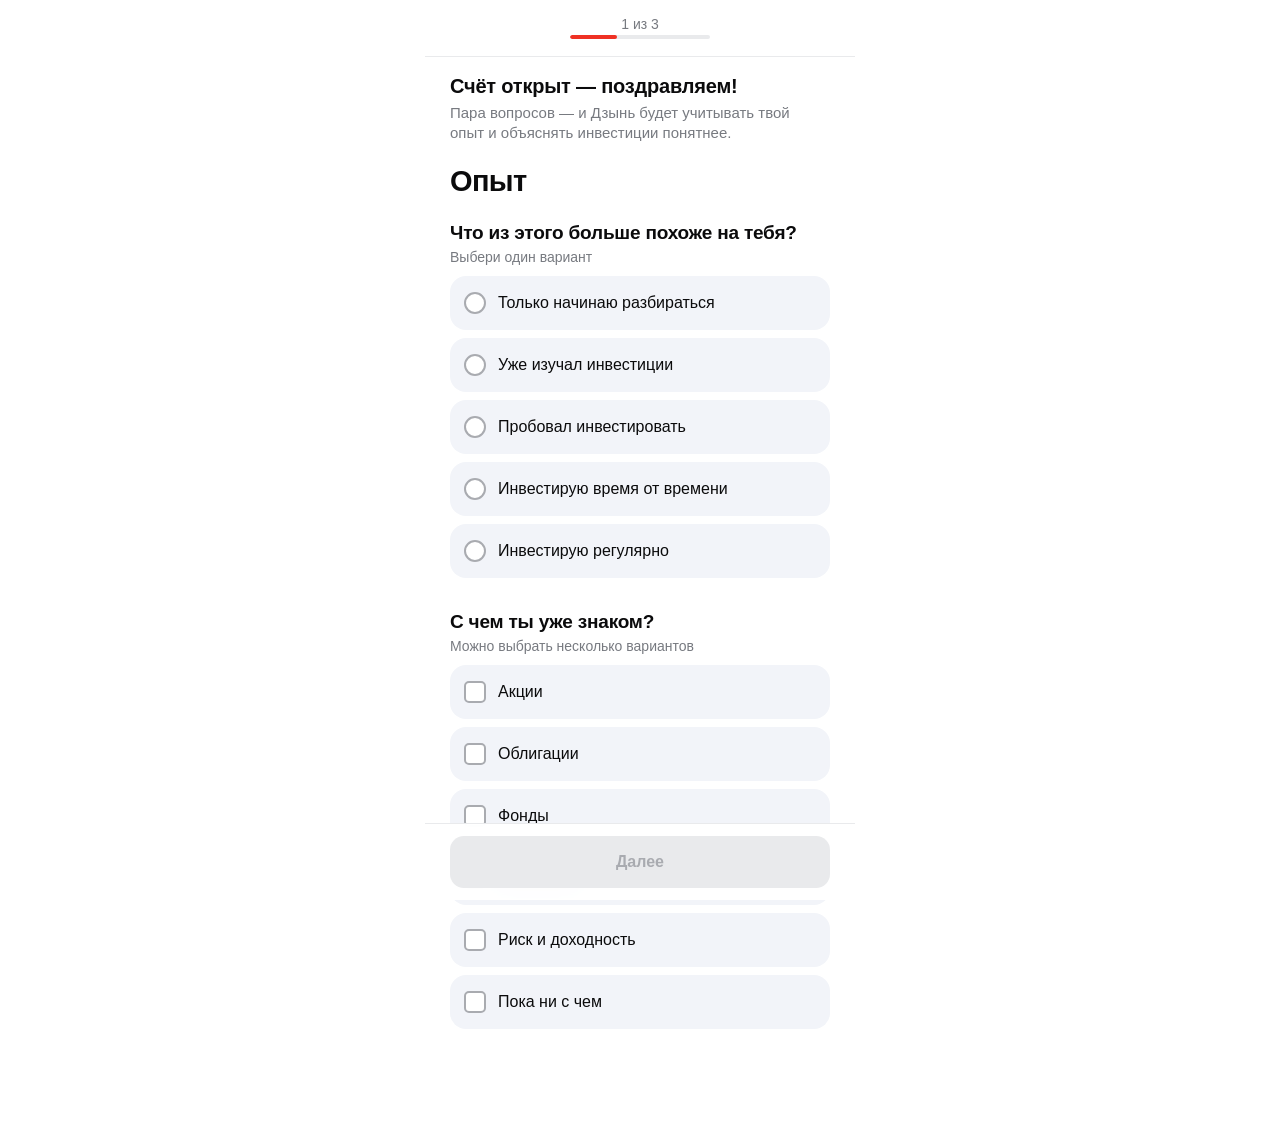
<file: index.html>
<!doctype html>
<html lang="ru">
<head>
  <meta charset="UTF-8">
  <meta name="viewport" content="width=device-width, initial-scale=1, viewport-fit=cover">
  <meta name="theme-color" content="#ffffff">
  <meta name="color-scheme" content="light">
  <style>html,body{margin:0;background:#fff;color-scheme:light}</style>
  <title>Альфа Инвестиции — Главный экран</title>
  <script src="scripts/navigation.js" data-route="home"></script>
  <link rel="icon" href="data:,">
  <link rel="stylesheet" href="styles/base.css">
  <link rel="prefetch" href="dzyn.html">
  <link rel="prefetch" href="mascot.html">
</head>
<body>
  <div class="app">
    <!-- Sticky product header; the operating system owns the status bar -->
    <div class="app__chrome">
      <header class="account-header">
        <div class="account-button account-button--static">
          <span class="brand-mark" aria-hidden="true">
            <svg viewBox="0 0 28 28">
              <path d="M7.2 20.2 19.7 7.7M11.5 7.7h8.2v8.2"/>
            </svg>
          </span>
          <span class="account-button__name">Руслан</span>
        </div>
        <button class="icon-button" type="button" aria-label="Уведомления">
          <svg viewBox="0 0 28 28"><path d="M7.7 11.7a6.3 6.3 0 0 1 12.6 0c0 5.2 2.4 6.2 2.4 6.2H5.3s2.4-1 2.4-6.2Z"/><path d="M11.2 21.3a3.1 3.1 0 0 0 5.6 0"/></svg>
          <span class="notification-dot"></span>
        </button>
      </header>
    </div>

    <main class="app__content page-content" aria-label="Главный экран Альфа Инвестиций">
      <!-- Search -->
      <label class="search">
        <svg viewBox="0 0 24 24" aria-hidden="true"><circle cx="10.7" cy="10.7" r="7.4"/><path d="m16.2 16.2 4.5 4.5"/></svg>
        <input type="search" placeholder="Название, тикер, ISIN" aria-label="Поиск инструмента">
      </label>

      <!-- Portfolio -->
      <section class="portfolio-card surface-card">
        <div>
          <p class="eyebrow">Баланс портфеля</p>
          <p class="portfolio-card__value">0 ₽</p>
          <p class="portfolio-card__delta">+0 ₽ (+0 %) за всё время</p>
        </div>
        <span class="chevron" aria-hidden="true"></span>
      </section>

      <!-- Native onboarding card with Dzyn -->
      <section class="dzyn-intro-card" aria-labelledby="dzyn-intro-title">
        <div class="dzyn-intro-card__copy">
          <h2 id="dzyn-intro-title">Дзынь поможет освоиться</h2>
          <p>Задавай вопросы, выполняй задание и открывай новые вещи для него.</p>
        </div>
        <img class="dzyn-intro-card__mascot" src="assets/mascot-base.png" alt="" aria-hidden="true">
        <div class="dzyn-intro-card__actions">
          <a class="primary-button primary-button--compact" href="dzyn.html">Задать вопрос</a>
          <a class="secondary-button secondary-button--compact" href="mascot.html">Выполнить задание</a>
        </div>
      </section>

      <article class="digital-card surface-card">
        <div>
          <h2>Цифровые<br>финансовые активы</h2>
          <p>Инвестиции на блокчейне</p>
        </div>
        <svg class="digital-art" viewBox="0 0 100 100" role="img" aria-label="Цифровой актив с отметкой">
          <defs>
            <linearGradient id="digital-fill" x1="0" y1="0" x2="1" y2="1"><stop stop-color="#d267ff"/><stop offset=".55" stop-color="#893bf1"/><stop offset="1" stop-color="#4b13be"/></linearGradient>
            <linearGradient id="cube-fill" x1="0" y1="0" x2="1" y2="1"><stop stop-color="#fff"/><stop offset="1" stop-color="#b4a5e7"/></linearGradient>
          </defs>
          <ellipse cx="51" cy="53" rx="45" ry="23" fill="none" stroke="#7d7e8d" stroke-width="2" transform="rotate(13 51 53)"/>
          <rect x="25" y="10" width="54" height="76" rx="14" fill="url(#digital-fill)"/>
          <path d="m38 47 12 12 21-27" fill="none" stroke="#00e761" stroke-width="10" stroke-linecap="square" stroke-linejoin="miter"/>
          <path d="m71 67 17-6 10 10-3 18-18 5-10-10Z" fill="url(#cube-fill)"/>
          <path d="m71 67 7 11 20-7M78 78l-1 16" fill="none" stroke="#d6cff3" stroke-width="1.5"/>
        </svg>
      </article>

      <!-- Popular instruments -->
      <section class="home-section">
        <h2 class="section-title">Популярно сегодня</h2>
        <div class="horizontal-list" aria-label="Популярные инструменты">
          <article class="stock-card">
            <svg class="stock-logo" viewBox="0 0 48 48" role="img" aria-label="Сбербанк">
              <defs><linearGradient id="sber-fill" x1="0" y1="0" x2="1" y2="1"><stop stop-color="#52bfe9"/><stop offset="1" stop-color="#a5df54"/></linearGradient></defs>
              <rect width="48" height="48" rx="15" fill="url(#sber-fill)"/>
              <path d="M36 14a16 16 0 0 0-24 1M9 19a16 16 0 0 0 27 15" fill="none" stroke="#fff" stroke-width="3" stroke-linecap="round" opacity=".95"/>
              <path d="m16 24 6 6 12-13" fill="none" stroke="#fff" stroke-width="3" stroke-linecap="round" stroke-linejoin="round"/>
            </svg>
            <h3>Сбербанк</h3>
            <p>281,6 ₽</p>
            <strong>+0%</strong>
          </article>
          <article class="stock-card">
            <svg class="stock-logo" viewBox="0 0 48 48" role="img" aria-label="Газпром">
              <rect width="48" height="48" rx="15" fill="#2f7fc2"/>
              <path d="M25 8c4 8-1 10 1 16 2-3 5-4 5-8 5 6 6 12 2 17-3 4-8 6-13 4-6-2-9-9-5-15 2-3 5-5 7-8 1-2 2-4 3-6Z" fill="#fff"/>
              <path d="M22 24h10v14H18V27h4v8h7v-8h-7Z" fill="#2f7fc2"/>
            </svg>
            <h3>Газпром</h3>
            <p>165,31 ₽</p>
            <strong>+0%</strong>
          </article>
          <article class="stock-card">
            <svg class="stock-logo" viewBox="0 0 48 48" role="img" aria-label="ГМК НорНикель">
              <rect width="48" height="48" rx="15" fill="#2855a2"/>
              <path d="M11 31V17l13 14V17M37 17v14L24 17v14" fill="none" stroke="#fff" stroke-width="2.4" stroke-linecap="round" stroke-linejoin="round"/>
              <circle cx="24" cy="24" r="15" fill="none" stroke="#fff" stroke-width="1.7" opacity=".9"/>
            </svg>
            <h3>ГМКНорНи</h3>
            <p>17 168 ₽</p>
            <strong>+0%</strong>
          </article>
        </div>
      </section>

      <!-- Investor calendar -->
      <section class="home-section calendar-section">
        <h2 class="section-title">Календарь инвестора</h2>
        <article class="calendar-card surface-card">
          <h3>Ближайшие события<br>компаний</h3>
          <svg class="calendar-art" viewBox="0 0 140 112" role="img" aria-label="Календарь и проценты">
            <defs>
              <linearGradient id="day-blue" x1="0" y1="0" x2="1" y2="1"><stop stop-color="#e6f5f6"/><stop offset="1" stop-color="#89b7c7"/></linearGradient>
              <linearGradient id="day-red" x1="0" y1="0" x2="1" y2="1"><stop stop-color="#ef6559"/><stop offset="1" stop-color="#bd302c"/></linearGradient>
              <linearGradient id="day-purple" x1="0" y1="0" x2="1" y2="1"><stop stop-color="#b483ff"/><stop offset="1" stop-color="#6232be"/></linearGradient>
            </defs>
            <text x="75" y="72" fill="#d93226" font-size="72" font-weight="700" font-family="-apple-system, BlinkMacSystemFont, sans-serif">%</text>
            <rect x="18" y="12" width="60" height="58" rx="8" fill="url(#day-blue)"/>
            <text x="30" y="38" fill="#111" font-size="17" font-weight="700" font-family="-apple-system, BlinkMacSystemFont, sans-serif">ВС</text>
            <rect x="68" y="65" width="66" height="47" rx="7" fill="url(#day-red)"/>
            <text x="82" y="94" fill="#6f1716" font-size="17" font-weight="700" font-family="-apple-system, BlinkMacSystemFont, sans-serif">ПН</text>
            <rect x="34" y="68" width="22" height="46" rx="4" fill="url(#day-purple)"/>
            <path d="M48 69v43" stroke="#381d65" stroke-width="2" opacity=".45"/>
          </svg>
        </article>
      </section>

      <!-- Placements -->
      <section class="home-section placements-section">
        <div class="section-heading">
          <h2 class="section-title">Размещения</h2>
          <span class="chevron"></span>
        </div>
        <div class="horizontal-list placements-list">
          <article class="placement-card placement-card--blue">
            <h3>Anabar.AI Pre-IPO</h3>
            <p>Pre-IPO, RUB</p>
            <small>Участие от<br>6250 ₽</small>
            <span class="placement-logo">A</span>
          </article>
          <article class="placement-card placement-card--slate">
            <h3>Южуралзолото</h3>
            <p>IPO, RUB</p>
            <small>Участие от<br>6000 ₽</small>
            <span class="placement-logo placement-logo--gold">▲</span>
          </article>
          <article class="placement-card placement-card--navy">
            <h3>ЕвроТранс</h3>
            <p>IPO, RUB</p>
            <small>Участие от<br>250 ₽</small>
            <span class="placement-logo">E</span>
          </article>
        </div>
      </section>

      <!-- Currency exchange -->
      <section class="home-section currency-section">
        <div class="section-heading">
          <h2 class="section-title">Обмен валюты</h2>
          <span class="chevron"></span>
        </div>
        <div class="currency-grid surface-card">
          <div><b>$</b><span>Доллар</span><strong>92,41 ₽</strong></div>
          <div><b>€</b><span>Евро</span><strong>100,12 ₽</strong></div>
        </div>
      </section>
    </main>

    <!-- Bottom tab bar -->
    <nav class="tab-bar" aria-label="Основная навигация">
      <span class="tab-bar__item is-active" aria-current="page">
        <svg class="nav-icon nav-icon--tile" viewBox="0 0 32 32" aria-hidden="true">
          <rect x="3" y="3" width="26" height="26" rx="1.5" fill="currentColor"/>
          <path d="M7 22.5 13.2 15l4.1 4 7.8-9.3M20.7 9.7h4.4v4.4" fill="none" stroke="#fff" stroke-width="2.4" stroke-linecap="square" stroke-linejoin="miter"/>
        </svg>
        <span>Главный</span>
      </span>
      <span class="tab-bar__item" aria-disabled="true">
        <svg class="nav-icon" viewBox="0 0 32 32" aria-hidden="true">
          <path d="M10 8.2V6.5c0-1.1.9-2 2-2h8c1.1 0 2 .9 2 2v1.7h3.2c1 0 1.8.8 1.8 1.8v15.2c0 1-.8 1.8-1.8 1.8H6.8c-1 0-1.8-.8-1.8-1.8V10c0-1 .8-1.8 1.8-1.8H10Zm3 0h6v-1h-6v1Zm1.2 8.1v2.1h3.6v-2.1h-3.6Z" fill="currentColor"/>
        </svg>
        <span>Портфель</span>
      </span>
      <span class="tab-bar__item" aria-disabled="true">
        <svg class="nav-icon nav-icon--tile" viewBox="0 0 32 32" aria-hidden="true">
          <rect x="3" y="3" width="26" height="26" rx="1.5" fill="currentColor"/>
          <path d="M7 22.5 13.2 15l4.1 4 7.8-9.3M20.7 9.7h4.4v4.4" fill="none" stroke="#fff" stroke-width="2.4" stroke-linecap="square" stroke-linejoin="miter"/>
        </svg>
        <span>Рынки</span>
      </span>
      <span class="tab-bar__item" aria-disabled="true">
        <svg class="nav-icon" viewBox="0 0 32 32" aria-hidden="true">
          <path d="M6.2 5h19.6C27 5 28 6 28 7.2v14.2c0 1.2-1 2.2-2.2 2.2H14l-7.7 4.2v-4.2h-.1C5 23.6 4 22.6 4 21.4V7.2C4 6 5 5 6.2 5Z" fill="currentColor"/>
          <path d="M9.2 11.3h13.6M9.2 15.4h10.2" fill="none" stroke="#fff" stroke-width="2" stroke-linecap="round"/>
        </svg>
        <span>Поддержка</span>
      </span>
      <span class="tab-bar__item" aria-disabled="true">
        <svg class="nav-icon" viewBox="0 0 32 32" aria-hidden="true">
          <circle cx="16" cy="10" r="6" fill="currentColor"/>
          <path d="M5 28c.6-6.2 4.8-9.7 11-9.7S26.4 21.8 27 28H5Z" fill="currentColor"/>
        </svg>
        <span>Ещё</span>
        <b class="badge">1</b>
      </span>
    </nav>
  </div>
</body>
</html>
</file>
<file: styles/base.css>
:root {
  /* Color tokens */
  --color-bg: #ffffff;
  --color-surface: #f2f4f9;
  --color-surface-warm: #ededed;
  --color-text: #0b0b0c;
  --color-muted: #777a80;
  --color-subtle: #a9abb0;
  --color-divider: #e9eaec;
  --color-brand: #ef3124;
  --color-positive: #49a679;

  /* Spacing tokens: 4px base */
  --space-1: 4px;
  --space-2: 8px;
  --space-3: 12px;
  --space-4: 16px;
  --space-5: 20px;
  --space-6: 24px;
  --space-8: 32px;
  --page-padding: clamp(18px, 5.71vw, 25px);
  --screen-gutter: var(--page-padding);
  --section-gap: 18px;

  /* Radius tokens */
  --radius-sm: 12px;
  --radius-md: 16px;
  --radius-lg: 20px;
  --radius-round: 999px;

  /* Type tokens */
  --font-caption: 12px;
  --font-body: 15px;
  --font-card: 17px;
  --font-title: 24px;
  --font-display: 30px;

  --nav-safe-area: env(safe-area-inset-bottom, 0px);
  --tab-height: calc(49px + var(--nav-safe-area));
}

html.page-transition-pending body {
  opacity: 0;
}

html.page-transition-pending.page-transition-ready body {
  opacity: 1;
  transition: opacity 160ms ease-out;
}

html.page-transition-pending.page-transition-leaving body {
  opacity: 0;
  transition-duration: 100ms;
  transition-timing-function: ease-in;
}

@media (prefers-reduced-motion: reduce) {
  html.page-transition-pending.page-transition-ready body,
  html.page-transition-pending.page-transition-leaving body {
    transition: none;
  }
}

* { box-sizing: border-box; }

html { background: var(--color-bg); }

html,
body {
  scrollbar-width: none;
}

html::-webkit-scrollbar,
body::-webkit-scrollbar {
  display: none;
}

body {
  margin: 0;
  min-width: 320px;
  min-height: 100vh;
  color: var(--color-text);
  background: var(--color-bg);
  font-family: -apple-system, BlinkMacSystemFont, "SF Pro Text", "SF Pro Display", sans-serif;
  -webkit-font-smoothing: antialiased;
}

button, input, textarea { font: inherit; }
button, a { -webkit-tap-highlight-color: transparent; }

.app {
  position: relative;
  width: 100%;
  max-width: 430px;
  min-height: 100svh;
  margin: 0 auto;
  overflow: clip;
  background: var(--color-bg);
}

.app__chrome {
  position: sticky;
  top: 0;
  z-index: 100;
  padding-top: env(safe-area-inset-top, 0px);
  background: rgb(255 255 255 / 96%);
  backdrop-filter: saturate(160%) blur(14px);
  box-shadow: 0 1px 0 var(--color-divider);
}

.account-header {
  display: flex;
  align-items: flex-end;
  justify-content: space-between;
  height: 46px;
  padding: 0 calc(var(--screen-gutter) + 7px) 2px;
}

.account-button, .icon-button {
  border: 0;
  color: inherit;
  background: transparent;
  cursor: pointer;
}

.account-button { display: flex; align-items: center; gap: 7px; padding: 0; text-decoration: none; }
.account-button--static { cursor: default; }
.brand-mark {
  display: grid;
  place-items: center;
  width: 23px;
  height: 23px;
  border-radius: 50%;
  color: #fff;
  background: linear-gradient(145deg, #f34c2e, #df2b20);
}
.brand-mark svg { width: 19px; height: 19px; fill: none; stroke: #fff; stroke-width: 3.1; stroke-linecap: square; stroke-linejoin: miter; }
.account-button__name { font-size: 16px; font-weight: 400; }

.icon-button { position: relative; display: grid; place-items: center; width: 24px; height: 24px; padding: 0; }
.icon-button svg { width: 22px; fill: #0b0b0c; stroke: #0b0b0c; stroke-width: 1.7; }
.notification-dot { display: none; position: absolute; top: 2px; right: 1px; width: 8px; height: 8px; border-radius: 50%; background: var(--color-brand); }

.chevron {
  display: inline-block;
  flex: 0 0 auto;
  width: 10px;
  height: 10px;
  border-top: 2px solid var(--color-subtle);
  border-right: 2px solid var(--color-subtle);
  transform: rotate(45deg);
}
.chevron--small { width: 8px; height: 8px; }

.app__content {
  padding: 0 var(--screen-gutter) calc(var(--tab-height) + var(--space-8));
}

.search {
  display: flex;
  align-items: center;
  gap: 4px;
  height: 44px;
  margin: 9px 0 15px;
  padding: 0 13px 0 3px;
  border-radius: var(--radius-sm);
  background: var(--color-surface-warm);
}
.search svg { flex: 0 0 19px; width: 19px; fill: none; stroke: #7c7e82; stroke-width: 1.8; stroke-linecap: round; }
.search input { min-width: 0; width: 100%; border: 0; outline: 0; color: var(--color-text); background: transparent; font-size: 16px; font-weight: 400; }
.search input::placeholder { color: #888a8f; opacity: 1; }

.surface-card { border-radius: var(--radius-lg); background: var(--color-surface); }

.portfolio-card {
  display: flex;
  align-items: center;
  justify-content: space-between;
  min-height: 94px;
  margin-bottom: 20px;
  padding: 10px 20px;
}
.eyebrow { margin: 0 0 3px; font-size: 14px; font-weight: 400; }
.portfolio-card__value { margin: 0; font-size: 20px; font-weight: 500; line-height: 1.12; letter-spacing: -.25px; }
.portfolio-card__delta { margin: 3px 0 0; color: var(--color-muted); font-size: 13.5px; font-weight: 400; }

.dzyn-intro-card {
  position: relative;
  display: grid;
  grid-template-rows: minmax(132px, 1fr) auto;
  width: 100%;
  min-height: 224px;
  margin-bottom: 32px;
  overflow: hidden;
  padding: 18px 16px 16px;
  border-radius: var(--radius-lg);
  background: var(--color-surface);
}

.dzyn-intro-card__copy {
  position: relative;
  z-index: 2;
  width: min(62%, 210px);
}

.dzyn-intro-card__copy h2 {
  margin: 0 0 var(--space-2);
  font-size: 20px;
  font-weight: 600;
  line-height: 1.15;
  letter-spacing: -.25px;
}

.dzyn-intro-card__copy p {
  margin: 0;
  color: var(--color-muted);
  font-size: 14px;
  line-height: 1.32;
}

.dzyn-intro-card__mascot {
  position: absolute;
  z-index: 1;
  top: 4px;
  right: 10px;
  display: block;
  width: clamp(118px, 32vw, 132px);
  aspect-ratio: 1;
  object-fit: contain;
}

.dzyn-intro-card__actions {
  position: relative;
  z-index: 2;
  display: grid;
  grid-template-columns: repeat(2, minmax(0, 1fr));
  gap: var(--space-2);
}

.primary-button,
.secondary-button {
  display: grid;
  place-items: center;
  width: 100%;
  min-height: 48px;
  padding: 10px var(--space-5);
  border: 0;
  border-radius: 14px;
  font-size: 16px;
  font-weight: 600;
  line-height: 1.2;
  text-align: center;
  text-decoration: none;
  cursor: pointer;
}

.primary-button {
  color: #fff;
  background: var(--color-brand);
}

.secondary-button {
  color: var(--color-text);
  background: #fff;
}

.primary-button--compact,
.secondary-button--compact {
  min-height: 44px;
  padding: 8px 6px;
  border-radius: var(--radius-sm);
  font-size: clamp(12.5px, 3.46vw, 13.5px);
  white-space: nowrap;
}

.primary-button:active { filter: brightness(.9); }
.secondary-button:active { background: var(--color-divider); }

.digital-card {
  position: relative;
  display: flex;
  justify-content: space-between;
  height: 126px;
  margin-bottom: 44px;
  overflow: hidden;
  padding: 14px 16px;
}
.digital-card h2 { margin: 0; font-size: 18px; font-weight: 600; line-height: 1.18; letter-spacing: -.2px; }
.digital-card p { position: absolute; bottom: 17px; left: 16px; margin: 0; font-size: 14px; font-weight: 400; }
.digital-art { position: absolute; right: 27px; top: 11px; width: 91px; height: 96px; overflow: visible; }

.home-section { margin: 0 calc(var(--screen-gutter) * -1) 38px; }
.section-title { margin: 0 var(--screen-gutter) 18px; font-size: clamp(24px, 6.67vw, 26px); line-height: 1.12; letter-spacing: -.65px; }
.horizontal-list { display: flex; gap: 8px; overflow-x: auto; padding: 0 var(--screen-gutter) 4px; scrollbar-width: none; scroll-snap-type: x proximity; }
.horizontal-list::-webkit-scrollbar { display: none; }

.stock-card {
  flex: 0 0 103px;
  height: 135px;
  padding: 15px 7px 10px;
  border-radius: var(--radius-lg);
  text-align: center;
  background: #f1f5f5;
  scroll-snap-align: start;
}
.stock-logo { display: block; width: 47px; height: 47px; margin: 0 auto 8px; overflow: visible; }
.stock-card h3 { overflow: hidden; margin: 0 0 5px; font-size: 14px; font-weight: 500; white-space: nowrap; text-overflow: clip; }
.stock-card p { margin: 0 0 5px; color: var(--color-muted); font-size: 14px; }
.stock-card strong { color: var(--color-positive); font-size: 14px; font-weight: 600; }

.calendar-section { margin-bottom: 28px; }
.calendar-card { position: relative; height: 108px; margin: 0 var(--screen-gutter); overflow: hidden; padding: 36px 16px 14px; }
.calendar-card h3 { position: relative; z-index: 1; margin: 0; font-size: clamp(17px, 4.87vw, 19px); line-height: 1.2; }
.calendar-art { position: absolute; right: 1px; bottom: -8px; width: clamp(112px, 33.85vw, 132px); height: auto; overflow: visible; }

.section-heading { display: flex; align-items: center; justify-content: space-between; padding-right: 25px; }
.section-heading .section-title { margin-bottom: 19px; font-weight: 500; }
.placements-section { margin-right: 0; margin-bottom: 36px; margin-left: 0; }
.placements-section .section-heading { padding-right: 7px; }
.placements-section .section-title { margin-left: 0; }
.placements-list { gap: 8px; padding-right: 0; padding-left: 0; scroll-padding-left: 0; scroll-snap-type: none; }
.placement-card {
  position: relative;
  flex: 0 0 151px;
  height: 137px;
  overflow: hidden;
  padding: 16px;
  border-radius: var(--radius-lg);
  color: #fff;
  scroll-snap-align: none;
}
.placement-card--blue { background: #7895d1; }
.placement-card--slate { background: #56698f; }
.placement-card--navy { background: #23284f; }
.placement-card h3 { margin: 0 0 2px; font-size: 18px; line-height: 1.05; font-weight: 500; }
.placement-card p { margin: 0; font-size: 16px; }
.placement-card small { position: absolute; bottom: 15px; left: 16px; font-size: 14px; line-height: 1.25; }
.placement-logo { position: absolute; right: 15px; bottom: 15px; display: grid; place-items: center; width: 38px; height: 38px; border-radius: 50%; background: #2158f4; font-size: 25px; }
.placement-logo--gold { color: #f3d45d; background: #18254a; font-size: 18px; }

.currency-section { margin-bottom: 20px; }
.currency-grid { display: grid; grid-template-columns: 1fr 1fr; gap: 1px; margin: 0 var(--screen-gutter); overflow: hidden; background: var(--color-divider); }
.currency-grid div { display: grid; grid-template-columns: auto 1fr; gap: 3px 9px; padding: 14px; background: var(--color-surface); }
.currency-grid b { grid-row: 1 / span 2; align-self: center; display: grid; place-items: center; width: 32px; height: 32px; border-radius: 50%; color: #fff; background: #2c864e; }
.currency-grid span { color: var(--color-muted); font-size: 12px; }
.currency-grid strong { font-size: 14px; }

.tab-bar {
  position: fixed;
  z-index: 1000;
  right: 0;
  bottom: 0;
  left: 0;
  display: grid;
  grid-template-columns: repeat(5, minmax(0, 1fr));
  width: 100%;
  max-width: 430px;
  height: var(--tab-height);
  margin-inline: auto;
  padding: 5px 5px 0;
  padding-bottom: var(--nav-safe-area);
  border-top: 1px solid var(--color-divider);
  background: #fff;
}
.tab-bar__item { position: relative; display: flex; flex-direction: column; align-items: center; gap: 1px; min-width: 0; color: #96989c; font-size: clamp(9px, 2.56vw, 10px); line-height: 11px; text-decoration: none; }
.nav-icon { display: block; flex: 0 0 29px; width: 29px; height: 29px; }
.tab-bar__item.is-active { color: #dc3329; }
.badge { position: absolute; top: -4px; right: 10px; display: grid; place-items: center; min-width: 18px; height: 18px; padding: 0 5px; border: 2px solid #fff; border-radius: var(--radius-round); color: #fff; background: var(--color-brand); font-size: 10px; font-weight: 500; line-height: 1; }
@media (max-width: 350px) {
  .section-title { font-size: 24px; }
}
</file>
<file: styles/dzyn.css>
.dzyn-page {
  overflow: hidden;
  overscroll-behavior: none;
}

.dzyn-app {
  --dzyn-viewport-height: 100dvh;
  display: flex;
  height: var(--dzyn-viewport-height);
  min-height: 0;
  flex-direction: column;
  overflow: hidden;
}

.dzyn-header {
  z-index: 20;
  display: grid;
  flex: 0 0 auto;
  grid-template-columns: 44px minmax(0, 1fr) 44px;
  align-items: center;
  min-height: calc(62px + env(safe-area-inset-top, 0px));
  padding: env(safe-area-inset-top, 0px) var(--screen-gutter) 0;
  border-bottom: 1px solid var(--color-divider);
  background: rgb(255 255 255 / 96%);
  backdrop-filter: saturate(160%) blur(14px);
}

.dzyn-header__spacer {
  width: 44px;
  height: 44px;
}

.dzyn-back {
  display: grid;
  place-items: center;
  width: 40px;
  height: 40px;
  border-radius: var(--radius-round);
  color: var(--color-text);
  text-decoration: none;
}

.dzyn-back:active {
  background: var(--color-surface);
}

.dzyn-back svg {
  width: 22px;
  height: 22px;
  fill: none;
  stroke: currentColor;
  stroke-width: 2;
  stroke-linecap: round;
  stroke-linejoin: round;
}

.dzyn-identity {
  display: flex;
  min-width: 0;
  align-items: center;
  gap: 10px;
}

.dzyn-identity h1,
.dzyn-identity p {
  overflow: hidden;
  margin: 0;
  white-space: nowrap;
  text-overflow: ellipsis;
}

.dzyn-identity h1 {
  font-size: 17px;
  font-weight: 600;
  line-height: 1.15;
}

.dzyn-identity p {
  margin-top: 2px;
  color: var(--color-muted);
  font-size: 12px;
  line-height: 1.15;
}

.dzyn-avatar {
  display: block;
  flex: 0 0 auto;
  object-fit: contain;
}

.dzyn-avatar--header {
  width: 38px;
  height: 38px;
}

.dzyn-thread {
  flex: 1 1 auto;
  min-height: 0;
  overflow-x: hidden;
  overflow-y: auto;
  padding: var(--space-5) var(--screen-gutter) var(--space-6);
  scroll-behavior: smooth;
  overscroll-behavior-y: contain;
}

.welcome-state {
  display: grid;
  justify-items: start;
  padding-top: clamp(6px, 4vh, 30px);
}

.welcome-state__mascot {
  width: 96px;
  height: 96px;
  margin: 0 0 var(--space-4) -5px;
}

.welcome-state h2 {
  margin: 0 0 var(--space-3);
  font-size: clamp(26px, 7.2vw, 30px);
  line-height: 1.08;
  letter-spacing: -.65px;
}

.welcome-state > p {
  max-width: 355px;
  margin: 0 0 var(--space-8);
  color: var(--color-muted);
  font-size: 16px;
  line-height: 1.42;
}

.suggested-questions {
  box-sizing: border-box;
  width: 100%;
  max-width: 100%;
  min-width: 0;
}

.suggested-questions h3 {
  margin: 0 0 var(--space-3);
  font-size: 19px;
  line-height: 1.25;
}

.suggested-questions__list {
  display: grid;
  width: 100%;
  min-width: 0;
  gap: var(--space-2);
}

.suggestion-button {
  display: grid;
  box-sizing: border-box;
  grid-template-columns: minmax(0, 1fr) 18px;
  align-items: center;
  gap: var(--space-3);
  width: 100%;
  max-width: 100%;
  min-width: 0;
  min-height: 52px;
  padding: 12px 14px 12px 16px;
  border: 0;
  border-radius: var(--radius-md);
  color: var(--color-text);
  text-align: left;
  white-space: normal;
  overflow-wrap: anywhere;
  background: var(--color-surface);
  cursor: pointer;
}

.suggestion-button:active {
  background: var(--color-divider);
}

.suggestion-button span:first-child {
  font-size: 15px;
  line-height: 1.32;
}

.suggestion-button svg {
  width: 18px;
  height: 18px;
  fill: none;
  stroke: var(--color-muted);
  stroke-width: 1.8;
  stroke-linecap: round;
  stroke-linejoin: round;
}

.message {
  margin-bottom: var(--space-6);
}

.message--user {
  display: flex;
  justify-content: flex-end;
}

.message--user p {
  max-width: 82%;
  margin: 0;
  padding: 11px 14px;
  border-radius: var(--radius-md);
  background: var(--color-surface);
  font-size: 16px;
  line-height: 1.38;
  white-space: pre-wrap;
  overflow-wrap: anywhere;
}

.assistant-heading {
  display: flex;
  align-items: center;
  gap: var(--space-2);
  margin-bottom: var(--space-3);
}

.assistant-heading .dzyn-avatar {
  width: 30px;
  height: 30px;
}

.assistant-heading strong {
  font-size: 15px;
  font-weight: 600;
}

.assistant-copy {
  font-size: 16px;
  line-height: 1.48;
}

.assistant-copy p,
.assistant-copy ul,
.assistant-copy h3 {
  margin: 0 0 var(--space-3);
}

.assistant-copy p:last-child,
.assistant-copy ul:last-child {
  margin-bottom: 0;
}

.assistant-copy h3 {
  font-size: 17px;
  line-height: 1.3;
}

.assistant-copy ul {
  padding-left: 21px;
}

.assistant-copy li + li {
  margin-top: var(--space-1);
}

.sources {
  margin-top: var(--space-4);
}

.sources summary {
  display: inline-flex;
  align-items: center;
  min-height: 32px;
  padding: 6px 11px;
  border-radius: var(--radius-round);
  color: var(--color-text);
  background: var(--color-surface);
  font-size: 13px;
  font-weight: 500;
  cursor: pointer;
  list-style: none;
}

.sources summary::-webkit-details-marker {
  display: none;
}

.sources[open] summary {
  background: var(--color-divider);
}

.sources__list {
  display: grid;
  gap: var(--space-3);
  margin-top: var(--space-2);
  padding: var(--space-4);
  border-radius: var(--radius-md);
  background: var(--color-surface);
}

.source-link {
  color: var(--color-text);
  text-decoration: none;
}

.source-link strong,
.source-link span {
  display: block;
}

.source-link strong {
  margin-bottom: 2px;
  font-size: 14px;
}

.source-link span {
  color: var(--color-muted);
  font-size: 13px;
  line-height: 1.35;
}

.follow-ups-block {
  box-sizing: border-box;
  width: 100%;
  max-width: 100%;
  min-width: 0;
  margin-top: var(--space-4);
}

.follow-ups-label {
  margin: 0 0 var(--space-2);
  color: var(--color-muted);
  font-size: 13px;
  line-height: 1.3;
}

.follow-ups {
  display: grid;
  width: 100%;
  min-width: 0;
  gap: var(--space-2);
}

.follow-up-button {
  box-sizing: border-box;
  width: 100%;
  min-height: 36px;
  max-width: 100%;
  min-width: 0;
  padding: 8px 12px;
  border: 1px solid var(--color-divider);
  border-radius: var(--radius-round);
  color: var(--color-text);
  background: var(--color-bg);
  font-size: 13px;
  line-height: 1.25;
  text-align: left;
  white-space: normal;
  overflow-wrap: anywhere;
  cursor: pointer;
}

.session-divider {
  display: flex;
  align-items: center;
  gap: var(--space-3);
  margin: var(--space-2) 0 var(--space-6);
  color: var(--color-muted);
  font-size: 12px;
}

.session-divider::before,
.session-divider::after {
  height: 1px;
  flex: 1;
  background: var(--color-divider);
  content: "";
}

.session-suggestions {
  box-sizing: border-box;
  width: auto;
  max-width: calc(100% - 38px);
  min-width: 0;
  margin: calc(var(--space-3) * -1) 0 var(--space-6) 38px;
}

.session-suggestions .suggested-questions__list {
  gap: 6px;
}

.session-suggestions .suggestion-button {
  min-height: 44px;
  padding-block: 9px;
}

.loading-copy {
  color: var(--color-muted);
  font-size: 14px;
}

.loading-copy::after {
  display: inline-block;
  width: 18px;
  content: "…";
  animation: dzyn-pulse 1.2s ease-in-out infinite;
}

.retry-button {
  margin-top: var(--space-3);
  padding: 0;
  border: 0;
  color: var(--color-brand);
  background: transparent;
  font-size: 15px;
  font-weight: 600;
  cursor: pointer;
}

.dzyn-composer {
  z-index: 30;
  flex: 0 0 auto;
  padding: var(--space-3) var(--screen-gutter) calc(var(--space-3) + env(safe-area-inset-bottom, 0px));
  border-top: 1px solid var(--color-divider);
  background: rgb(255 255 255 / 98%);
}

.composer-shell {
  display: flex;
  align-items: flex-end;
  gap: var(--space-2);
  min-height: 48px;
  padding: 6px 6px 6px 15px;
  border-radius: var(--radius-lg);
  background: var(--color-surface);
}

.composer-shell textarea {
  width: 100%;
  min-height: 36px;
  max-height: 112px;
  resize: none;
  padding: 8px 0 6px;
  overflow-y: auto;
  border: 0;
  outline: 0;
  color: var(--color-text);
  background: transparent;
  font-size: 16px;
  line-height: 1.35;
}

.composer-shell textarea::placeholder {
  color: var(--color-muted);
  opacity: 1;
}

.composer-send {
  display: grid;
  flex: 0 0 36px;
  place-items: center;
  width: 36px;
  height: 36px;
  padding: 0;
  border: 0;
  border-radius: var(--radius-round);
  color: #fff;
  background: var(--color-brand);
  cursor: pointer;
}

.composer-send:disabled {
  color: var(--color-subtle);
  background: var(--color-divider);
  cursor: default;
}

.composer-send svg {
  width: 21px;
  height: 21px;
  fill: none;
  stroke: currentColor;
  stroke-width: 2;
  stroke-linecap: round;
  stroke-linejoin: round;
}

.composer-hint {
  min-height: 0;
  margin: 0;
  color: var(--color-brand);
  font-size: 12px;
  line-height: 1.3;
}

.composer-hint:not(:empty) {
  padding: 6px 4px 0;
}

.sr-only {
  position: absolute;
  width: 1px;
  height: 1px;
  overflow: hidden;
  clip: rect(0 0 0 0);
  clip-path: inset(50%);
  white-space: nowrap;
}

@keyframes dzyn-pulse {
  0%, 100% { opacity: .35; transform: translateY(0); }
  50% { opacity: 1; transform: translateY(-1px); }
}

@media (max-width: 350px) {
  .dzyn-thread {
    padding-top: var(--space-4);
  }

  .welcome-state {
    padding-top: 0;
  }

  .welcome-state__mascot {
    width: 78px;
    height: 78px;
    margin-bottom: var(--space-3);
  }

  .welcome-state > p {
    margin-bottom: var(--space-6);
    font-size: 15px;
  }

  .suggestion-button span:first-child,
  .message--user p,
  .assistant-copy {
    font-size: 15px;
  }

  .dzyn-identity p {
    max-width: 190px;
  }
}

@media (prefers-reduced-motion: reduce) {
  .dzyn-thread {
    scroll-behavior: auto;
  }

  .loading-copy::after {
    animation: none;
  }
}
</file>
<file: styles/investment-profile.css>
.profile-page {
  min-height: 100vh;
  min-height: 100dvh;
  overflow-x: hidden;
  overflow-y: auto;
}

.profile-app {
  --profile-cta-height: calc(76px + env(safe-area-inset-bottom, 0px));
  display: flex;
  min-height: 100vh;
  min-height: 100dvh;
  flex-direction: column;
  overflow: visible;
}

.profile-header {
  position: sticky;
  z-index: 100;
  top: 0;
  display: grid;
  grid-template-columns: 44px 1fr 44px;
  align-items: center;
  min-height: calc(56px + env(safe-area-inset-top, 0px));
  padding: env(safe-area-inset-top, 0px) var(--screen-gutter) 0;
  background: rgb(255 255 255 / 96%);
  backdrop-filter: saturate(160%) blur(14px);
  box-shadow: 0 1px 0 var(--color-divider);
}

.profile-header__back {
  display: grid;
  place-items: center;
  width: 40px;
  height: 40px;
  padding: 0;
  border: 0;
  border-radius: var(--radius-round);
  color: var(--color-text);
  background: transparent;
  cursor: pointer;
}

.profile-header__back:active {
  background: var(--color-surface);
}

.profile-header__back:disabled {
  visibility: hidden;
}

.profile-header__back svg {
  width: 22px;
  height: 22px;
  fill: none;
  stroke: currentColor;
  stroke-width: 2;
  stroke-linecap: round;
  stroke-linejoin: round;
}

.profile-header__spacer {
  width: 40px;
  height: 40px;
}

.profile-progress {
  display: grid;
  justify-items: center;
  gap: var(--space-1);
}

.profile-progress__label {
  color: var(--color-muted);
  font-size: 14px;
  line-height: 1;
}

.profile-progress__track {
  width: min(100%, 140px);
  height: 4px;
  overflow: hidden;
  border-radius: var(--radius-round);
  background: var(--color-divider);
}

.profile-progress__value {
  display: block;
  width: 33.333%;
  height: 100%;
  border-radius: inherit;
  background: var(--color-brand);
}

.profile-content {
  flex: 1;
  overflow: visible;
  padding: 18px var(--screen-gutter) calc(var(--profile-cta-height) + 32px);
}

.profile-stage {
  width: 100%;
}

.profile-stage__intro {
  margin: 0 0 22px;
}

.profile-stage__intro-title,
.profile-stage__intro-text {
  margin: 0;
}

.profile-stage__intro-title {
  font-size: 20px;
  font-weight: 600;
  line-height: 1.2;
  letter-spacing: -.2px;
}

.profile-stage__intro-text {
  max-width: 370px;
  margin-top: 5px;
  color: var(--color-muted);
  font-size: 15px;
  line-height: 1.35;
}

.profile-stage__title {
  max-width: 350px;
  margin: 0 0 24px;
  font-size: clamp(27px, 7.2vw, 29px);
  font-weight: 700;
  line-height: 1.08;
  letter-spacing: -.65px;
}

.profile-stage--with-intro .profile-stage__title {
  margin-bottom: 24px;
  font-size: clamp(27px, 7.2vw, 29px);
}

.question-group {
  min-width: 0;
  margin: 0;
  padding: 0;
  border: 0;
}

.question-group + .question-group {
  margin-top: 32px;
}

.question-group__title {
  max-width: 360px;
  margin: 0 0 4px;
  padding: 0;
  font-size: 19px;
  font-weight: 600;
  line-height: 1.25;
  letter-spacing: -.2px;
}

.question-group__hint {
  margin: 0 0 10px;
  color: var(--color-muted);
  font-size: 14px;
  line-height: 1.25;
}

.choice-group {
  display: grid;
  gap: 8px;
}

.choice-row {
  position: relative;
  display: grid;
  grid-template-columns: 22px minmax(0, 1fr);
  align-items: center;
  gap: 12px;
  min-height: 54px;
  padding: 12px 14px;
  border-radius: 16px;
  background: var(--color-surface);
  cursor: pointer;
  user-select: none;
}

.choice-row:active {
  background: var(--color-divider);
}

.choice-row.is-disabled:not(.is-selected) {
  color: var(--color-subtle);
  cursor: default;
}

.choice-row__input {
  position: absolute;
  width: 1px;
  height: 1px;
  overflow: hidden;
  opacity: 0;
  pointer-events: none;
}

.choice-row__control {
  position: relative;
  display: grid;
  place-items: center;
  width: 22px;
  height: 22px;
  border: 2px solid var(--color-subtle);
  background: var(--color-bg);
}

.choice-row--radio .choice-row__control {
  border-radius: var(--radius-round);
}

.choice-row--checkbox .choice-row__control {
  border-radius: 5px;
}

.choice-row.is-selected .choice-row__control {
  border-color: var(--color-brand);
  background: var(--color-brand);
}

.choice-row--radio.is-selected .choice-row__control::after {
  width: 7px;
  height: 7px;
  border-radius: var(--radius-round);
  background: var(--color-bg);
  content: "";
}

.choice-row--checkbox.is-selected .choice-row__control::after {
  width: 8px;
  height: var(--space-1);
  margin-top: -2px;
  border-bottom: 2px solid var(--color-bg);
  border-left: 2px solid var(--color-bg);
  content: "";
  transform: rotate(-45deg);
}

.choice-row.is-disabled:not(.is-selected) .choice-row__control {
  border-color: var(--color-divider);
  background: var(--color-divider);
}

.choice-row__text {
  font-size: 16px;
  line-height: 1.25;
}

.choice-row.is-selected .choice-row__text {
  font-weight: 500;
}

.profile-cta {
  position: fixed;
  z-index: 200;
  right: 0;
  bottom: 0;
  left: 0;
  width: 100%;
  max-width: 430px;
  min-height: var(--profile-cta-height);
  margin-inline: auto;
  padding: 12px var(--screen-gutter) calc(12px + env(safe-area-inset-bottom, 0px));
  border-top: 1px solid var(--color-divider);
  background: rgb(255 255 255 / 96%);
  backdrop-filter: saturate(160%) blur(14px);
}

.profile-cta .primary-button {
  min-height: 52px;
}

.primary-button:active:not(:disabled) {
  filter: brightness(.9);
}

.primary-button:disabled {
  color: var(--color-subtle);
  background: var(--color-divider);
  cursor: default;
}

.secondary-button {
  background: var(--color-surface);
}

.secondary-button:active {
  background: var(--color-divider);
}

.result-screen {
  padding-top: var(--space-1);
}

.result-screen__title {
  max-width: 360px;
  margin: 0 0 var(--space-3);
  font-size: var(--font-display);
  line-height: 1.08;
  letter-spacing: -.65px;
}

.result-screen__description {
  max-width: 360px;
  margin: 0;
  color: var(--color-muted);
  font-size: var(--font-body);
  line-height: 1.35;
}

.result-profile-card {
  margin-top: var(--space-6);
  padding: var(--space-5);
  border-radius: var(--radius-lg);
  background: var(--color-surface);
}

.result-details {
  margin: 0;
}

.result-detail + .result-detail {
  margin-top: var(--space-4);
  padding-top: var(--space-4);
  border-top: 1px solid var(--color-divider);
}

.result-detail dt {
  margin: 0 0 var(--space-1);
  color: var(--color-muted);
  font-size: 13px;
  line-height: 1.25;
}

.result-detail dd {
  margin: 0;
  font-size: 20px;
  font-weight: 500;
  line-height: 1.2;
  letter-spacing: -.2px;
}

.result-detail dd.result-detail__values {
  display: grid;
  gap: var(--space-1);
  font-size: 18px;
}

.result-confirmation {
  margin-top: var(--space-6);
}

.result-confirmation h2 {
  margin: 0 0 var(--space-3);
  font-size: 20px;
  line-height: 1.25;
}

.result-confirmation__actions {
  display: grid;
  gap: var(--space-2);
}

.profile-app.is-result .profile-progress,
.profile-app.is-result .profile-cta {
  display: none;
}

.profile-app.is-result .profile-content {
  overflow: visible;
  padding-bottom: calc(var(--space-8) + env(safe-area-inset-bottom, 0px));
}

.profile-page:has(.profile-app.is-result) {
  height: auto;
  min-height: 100dvh;
  overflow-y: auto;
}

.profile-app.is-result {
  height: auto;
  min-height: 100dvh;
  overflow: visible;
}

@media (max-width: 350px) {
  .profile-content {
    padding-top: 16px;
  }

  .profile-stage__intro {
    margin-bottom: 20px;
  }

  .profile-stage__intro-title {
    font-size: 19px;
  }

  .profile-stage__intro-text {
    font-size: 14.5px;
  }

  .profile-stage__title {
    margin-bottom: 22px;
    font-size: 26px;
  }

  .question-group + .question-group {
    margin-top: 28px;
  }

  .question-group__title {
    font-size: 18px;
  }

  .choice-row {
    gap: 10px;
    min-height: 52px;
    padding: 11px 12px;
  }

  .choice-row__text {
    font-size: 15.5px;
  }
}

@media (prefers-reduced-motion: reduce) {
  *,
  *::before,
  *::after {
    scroll-behavior: auto !important;
  }
}
</file>
<file: styles/mascot.css>
.mascot-page {
  background: #eef0f4;
}

.mascot-app {
  min-height: 100svh;
  overflow: visible;
}

.mascot-header {
  position: relative;
  z-index: 10;
  display: grid;
  grid-template-columns: 44px minmax(0, 1fr) 44px;
  align-items: center;
  min-height: calc(54px + env(safe-area-inset-top, 0px));
  padding: env(safe-area-inset-top, 0px) var(--screen-gutter) 0;
}

.mascot-header h1 {
  margin: 0;
  font-size: 17px;
  font-weight: 600;
  line-height: 1;
  text-align: center;
}

.back-button {
  display: grid;
  place-items: center;
  width: 44px;
  height: 44px;
  margin-left: -11px;
  border-radius: 50%;
  color: var(--color-text);
}

.back-button:active {
  background: var(--color-surface);
}

.back-button svg {
  width: 26px;
  height: 26px;
  fill: none;
  stroke: currentColor;
  stroke-width: 2;
  stroke-linecap: round;
  stroke-linejoin: round;
}

.mascot-header__spacer {
  width: 44px;
  height: 44px;
}

.mascot-hero {
  position: relative;
  display: grid;
  min-height: clamp(252px, 72vw, 306px);
  place-items: end center;
  overflow: hidden;
  padding: 2px var(--screen-gutter) 18px;
}

.mascot-hero__halo {
  position: absolute;
  top: 3%;
  left: 50%;
  width: clamp(235px, 70vw, 285px);
  aspect-ratio: 1;
  border-radius: 50%;
  background: radial-gradient(circle at 50% 48%, #fff 0 80%, #fff0ef 86%, rgb(255 255 255 / 0%) 96%);
  transform: translateX(-50%);
}

.mascot-hero__image {
  position: relative;
  z-index: 1;
  display: block;
  width: min(71vw, 282px);
  height: clamp(225px, 63vw, 270px);
  object-fit: contain;
  transition: opacity 140ms ease, transform 220ms ease;
}

.mascot-hero__image.is-changing {
  opacity: .35;
  transform: scale(.97);
}

.mascot-tabs {
  position: sticky;
  top: 0;
  z-index: 20;
  display: grid;
  grid-template-columns: repeat(2, minmax(0, 1fr));
  min-height: 52px;
  border-bottom: 1px solid var(--color-divider);
  background: rgb(255 255 255 / 96%);
  backdrop-filter: saturate(160%) blur(14px);
}

.mascot-tab {
  position: relative;
  border: 0;
  color: var(--color-subtle);
  background: transparent;
  font-size: 15px;
  font-weight: 600;
  letter-spacing: .15px;
  text-transform: uppercase;
  cursor: pointer;
}

.mascot-tab::after {
  position: absolute;
  right: 27%;
  bottom: -1px;
  left: 27%;
  height: 3px;
  border-radius: 3px 3px 0 0;
  background: var(--color-brand);
  content: "";
  opacity: 0;
  transform: scaleX(.45);
  transition: opacity 160ms ease, transform 180ms ease;
}

.mascot-tab.is-active {
  color: var(--color-text);
}

.mascot-tab.is-active::after {
  opacity: 1;
  transform: scaleX(1);
}

.mascot-tab:focus-visible,
.wardrobe-card:focus-visible,
.back-button:focus-visible {
  outline: 2px solid var(--color-brand);
  outline-offset: -2px;
}

.mascot-content {
  min-height: 420px;
  padding: 24px var(--screen-gutter) calc(36px + env(safe-area-inset-bottom, 0px));
}

.tab-panel[hidden] {
  display: none;
}

.section-intro {
  display: flex;
  align-items: flex-end;
  justify-content: space-between;
  gap: 12px;
  margin-bottom: 18px;
}

.section-intro__eyebrow {
  margin: 0 0 3px;
  color: var(--color-muted);
  font-size: 13px;
  line-height: 1.2;
}

.section-intro h2 {
  margin: 0;
  font-size: clamp(23px, 6.5vw, 27px);
  line-height: 1.08;
  letter-spacing: -.45px;
}

.progress-pill {
  flex: 0 0 auto;
  padding: 6px 10px;
  border-radius: var(--radius-round);
  color: var(--color-muted);
  background: var(--color-surface);
  font-size: 12px;
  line-height: 1;
}

.task-list {
  display: grid;
  gap: 8px;
}

.task-card {
  position: relative;
  display: grid;
  grid-template-columns: 44px minmax(0, 1fr) 46px 10px;
  align-items: center;
  gap: 11px;
  min-height: 78px;
  padding: 12px 13px;
  border-radius: var(--radius-md);
  background: var(--color-surface);
}

.task-card--available {
  background: #fff0ef;
}

.task-card__icon {
  display: grid;
  place-items: center;
  width: 44px;
  height: 44px;
  border-radius: 14px;
  color: #777a80;
  background: rgb(255 255 255 / 75%);
}

.task-card--available .task-card__icon {
  color: var(--color-brand);
  background: #fff;
}

.task-card__icon svg {
  width: 24px;
  height: 24px;
  fill: none;
  stroke: currentColor;
  stroke-width: 1.75;
  stroke-linecap: round;
  stroke-linejoin: round;
}

.task-card__copy {
  min-width: 0;
}

.task-card__copy h3,
.task-card__copy p,
.task-card__status {
  margin: 0;
}

.task-card__copy h3 {
  font-size: 15px;
  font-weight: 600;
  line-height: 1.22;
}

.task-amount {
  white-space: nowrap;
}

.task-card__copy p {
  margin-top: 3px;
  overflow: hidden;
  color: var(--color-muted);
  font-size: 12px;
  line-height: 1.2;
  white-space: nowrap;
  text-overflow: ellipsis;
}

.task-card__status {
  display: block;
  margin-bottom: 3px;
  color: var(--color-brand);
  font-size: 11px;
  font-weight: 600;
  line-height: 1;
}

.task-card__reward {
  position: relative;
  display: grid;
  width: 46px;
  height: 46px;
  place-items: center;
  overflow: hidden;
  border-radius: 13px;
  background: #fff;
}

.task-card__reward img {
  display: block;
  width: 38px;
  height: 38px;
  padding: 2px;
  object-fit: contain;
  object-position: center;
}

.task-card.is-locked .task-card__icon {
  filter: grayscale(.9);
  opacity: .62;
}

.task-card.is-locked .task-card__reward img,
.task-card.is-locked .reward-gift {
  filter: grayscale(.9) brightness(.86);
  opacity: .68;
}

.task-card__chevron {
  width: 8px;
  height: 8px;
  border-top: 1.7px solid var(--color-muted);
  border-right: 1.7px solid var(--color-muted);
  transform: rotate(45deg);
}

.lock-badge {
  position: absolute;
  right: 7px;
  bottom: 7px;
  display: grid;
  width: 22px;
  height: 22px;
  place-items: center;
  border: 2px solid var(--color-surface);
  border-radius: 50%;
  color: #fff;
  background: #85878c;
}

.lock-badge svg,
.wardrobe-lock svg {
  width: 13px;
  height: 13px;
  fill: none;
  stroke: currentColor;
  stroke-width: 1.5;
  stroke-linecap: round;
  stroke-linejoin: round;
}

.reward-gift {
  display: grid;
  width: 28px;
  height: 28px;
  place-items: center;
  border-radius: 50%;
  color: #fff;
  background: linear-gradient(145deg, #aeb1b7, #777a80);
  font-size: 15px;
  font-weight: 700;
}

.wardrobe-section + .wardrobe-section {
  margin-top: 28px;
}

.wardrobe-section__heading {
  display: flex;
  align-items: baseline;
  justify-content: space-between;
  margin-bottom: 11px;
}

.wardrobe-section__heading h3 {
  margin: 0;
  font-size: 19px;
  line-height: 1.2;
}

.wardrobe-section__heading span {
  color: var(--color-muted);
  font-size: 12px;
}

.wardrobe-grid {
  display: grid;
  grid-template-columns: repeat(4, minmax(0, 1fr));
  gap: 8px;
}

.wardrobe-card {
  position: relative;
  display: grid;
  aspect-ratio: 1;
  min-width: 0;
  place-items: center;
  overflow: hidden;
  padding: 8px;
  border: 1.5px solid transparent;
  border-radius: var(--radius-md);
  color: var(--color-text);
  background: var(--color-surface);
  cursor: pointer;
  transition: border-color 150ms ease, background 150ms ease, transform 120ms ease;
}

.wardrobe-card:not(:disabled):active {
  transform: scale(.96);
}

.wardrobe-card.is-selected {
  border-color: var(--color-brand);
  background: #fff5f4;
}

.wardrobe-card.is-locked {
  cursor: default;
}

.wardrobe-card.is-locked::after {
  position: absolute;
  inset: 0;
  background: rgb(235 237 241 / 42%);
  content: "";
}

.wardrobe-card__image {
  display: block;
  width: 100%;
  height: 100%;
  padding: 4px;
  object-fit: contain;
  object-position: center;
  pointer-events: none;
}

.asset--black-suit {
  transform: translateY(-13%);
}

.wardrobe-card.is-locked .wardrobe-card__image {
  filter: grayscale(1) brightness(.82);
  opacity: .72;
}

.empty-item {
  display: grid;
  place-items: center;
  color: var(--color-subtle);
}

.empty-item svg {
  width: clamp(28px, 9vw, 38px);
  height: clamp(28px, 9vw, 38px);
  fill: none;
  stroke: currentColor;
  stroke-width: 1.45;
  stroke-linecap: round;
}

.selected-badge {
  position: absolute;
  top: 6px;
  right: 6px;
  display: none;
  width: 19px;
  height: 19px;
  place-items: center;
  border-radius: 50%;
  color: #fff;
  background: var(--color-brand);
}

.is-selected .selected-badge {
  display: grid;
}

.selected-badge svg {
  width: 12px;
  height: 12px;
  fill: none;
  stroke: currentColor;
  stroke-width: 2;
  stroke-linecap: round;
  stroke-linejoin: round;
}

.wardrobe-lock {
  position: absolute;
  z-index: 2;
  right: 6px;
  bottom: 6px;
  display: grid;
  width: 25px;
  height: 25px;
  place-items: center;
  border: 2px solid var(--color-surface);
  border-radius: 50%;
  color: #fff;
  background: #777a80;
}

@media (max-width: 350px) {
  .mascot-content {
    padding-right: 16px;
    padding-left: 16px;
  }

  .task-card {
    grid-template-columns: 40px minmax(0, 1fr) 40px 8px;
    gap: 8px;
    padding: 10px;
  }

  .task-card__icon,
  .task-card__reward {
    width: 40px;
    height: 40px;
  }

  .task-card__copy h3 {
    font-size: 14px;
  }

  .task-card__copy p {
    display: none;
  }

  .wardrobe-grid {
    gap: 6px;
  }
}

@media (prefers-reduced-motion: reduce) {
  .mascot-hero__image,
  .mascot-tab::after,
  .wardrobe-card {
    transition: none;
  }
}
</file>
